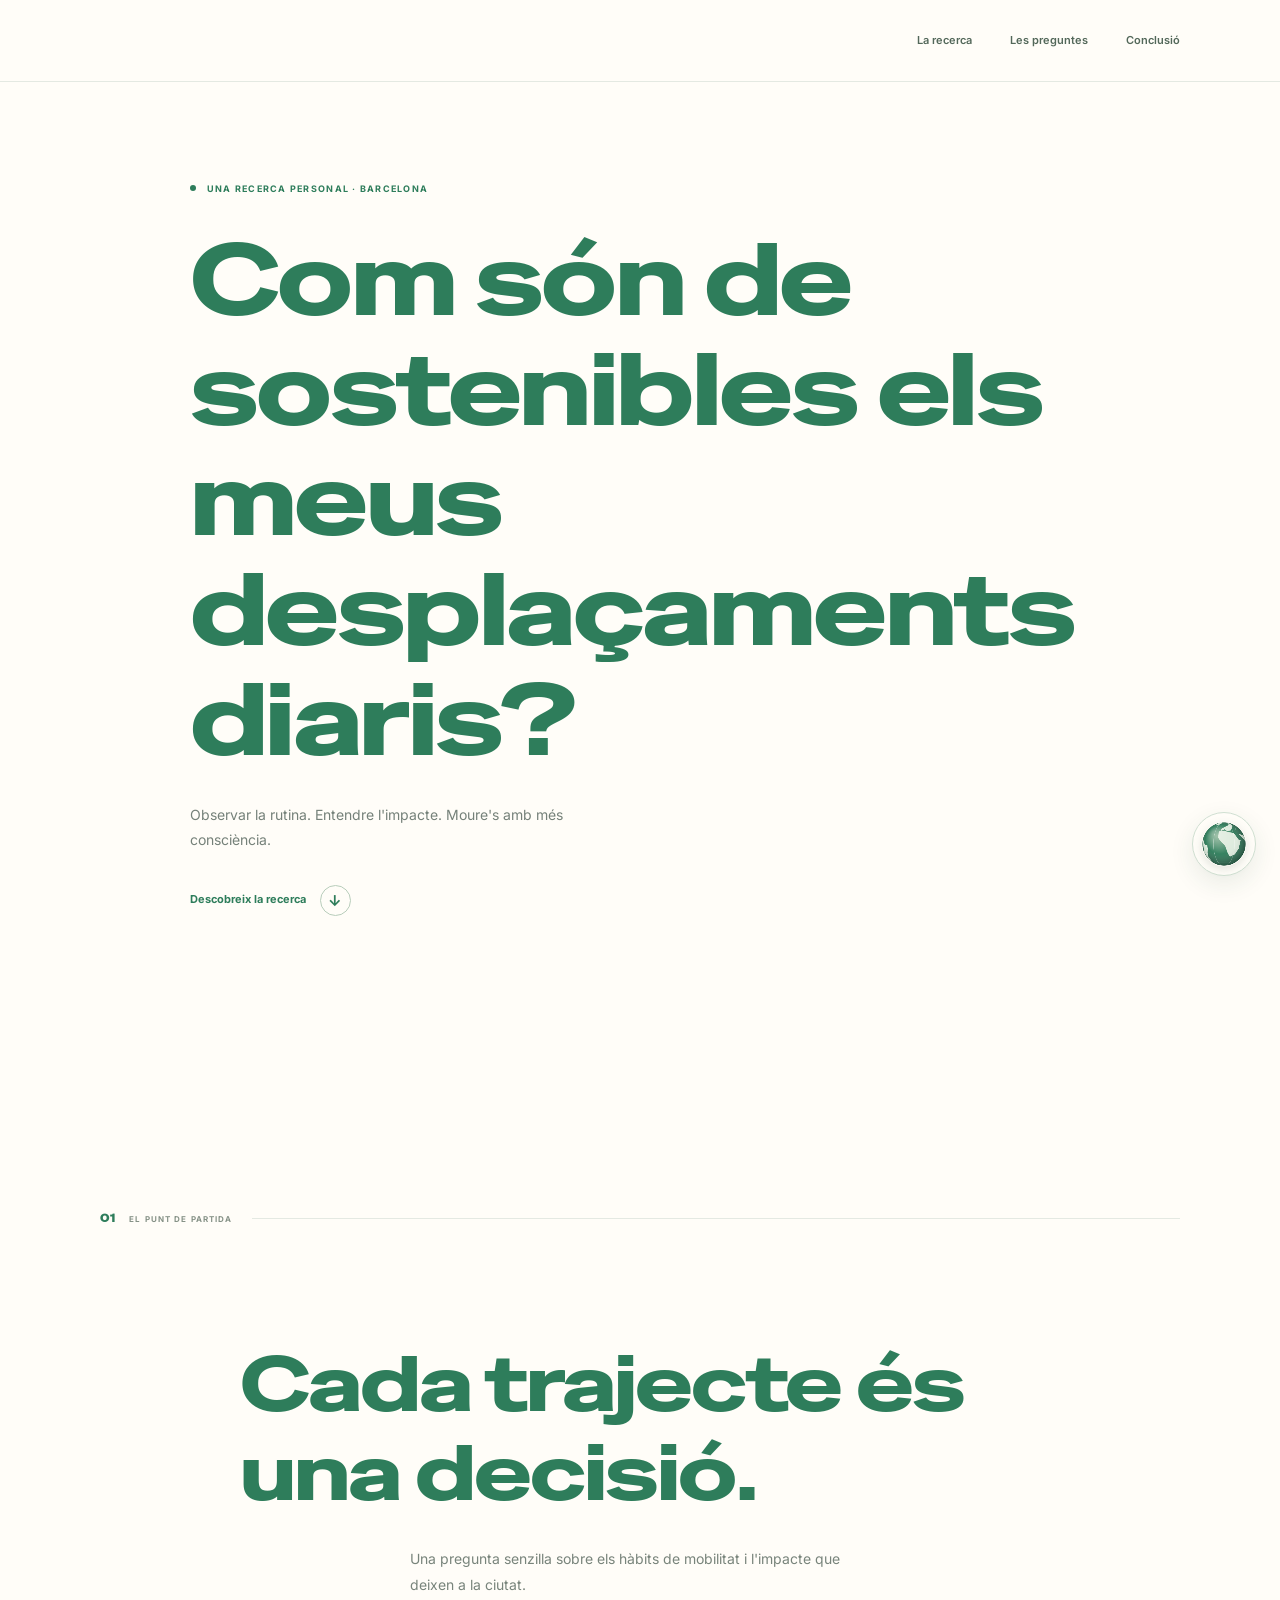
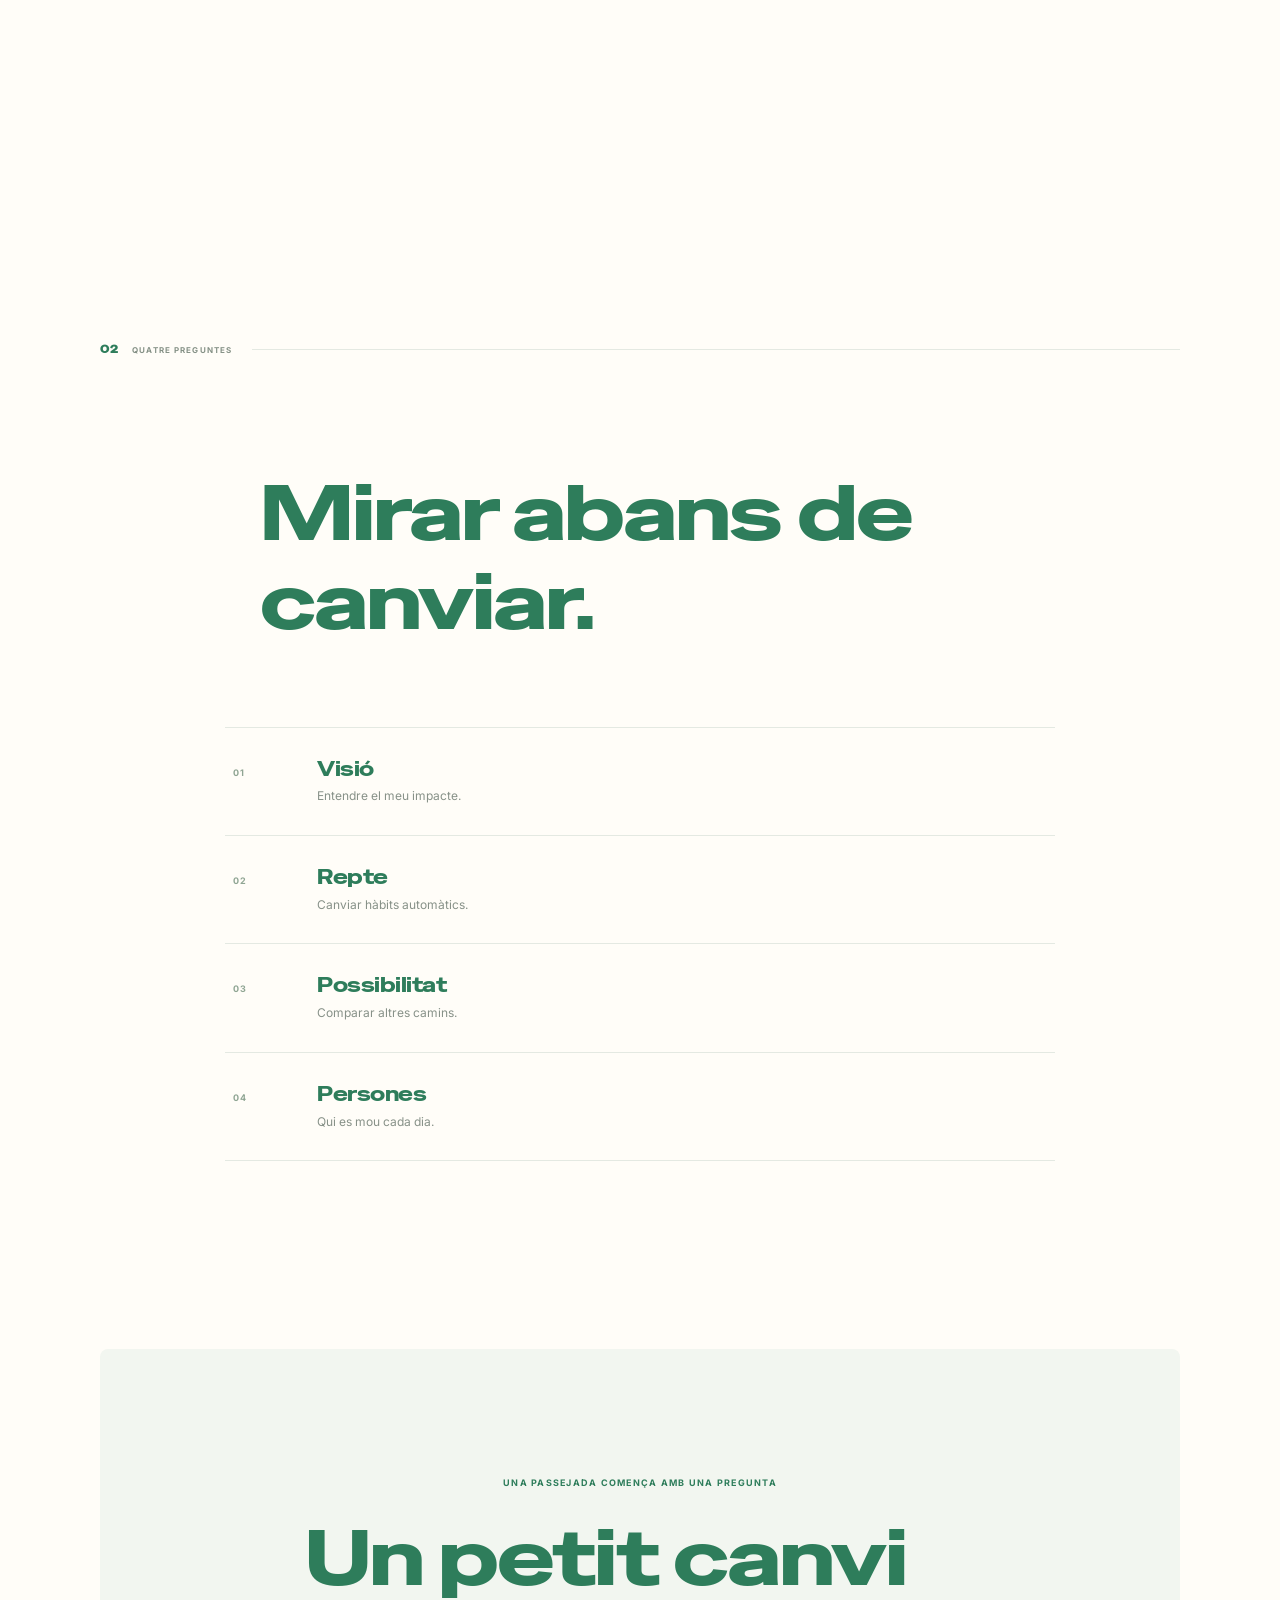
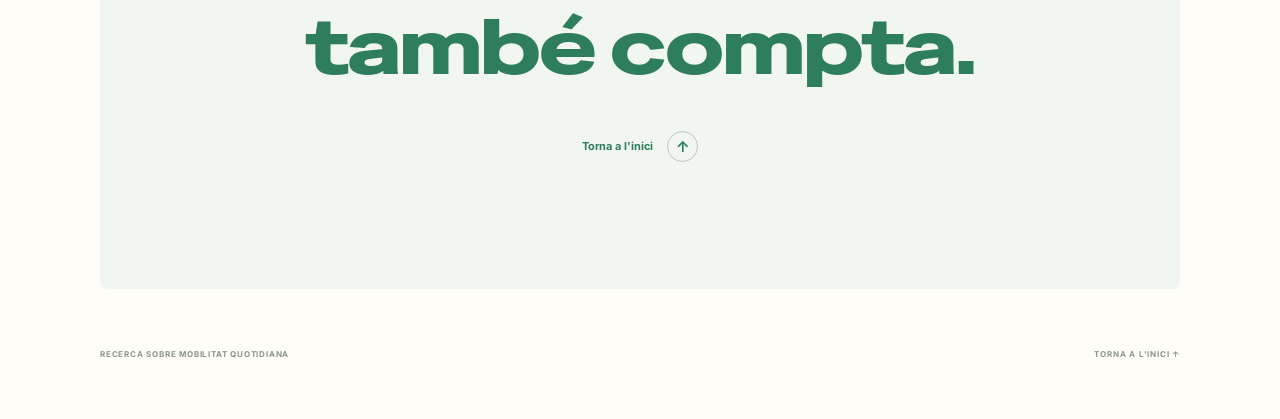
<file: index.html>
<!doctype html>
<html lang="ca">
<head>
  <meta charset="utf-8">
  <meta name="viewport" content="width=device-width, initial-scale=1">
  <meta name="theme-color" content="#FFFDF8">
  <meta name="description" content="Una investigació breu sobre els hàbits de mobilitat diaris a Barcelona.">
  <title>Mobilitat quotidiana — Barcelona</title>
  <link rel="stylesheet" href="style.css">
  <script src="script.js" defer></script>
</head>
<body>
  <div class="scroll-progress" aria-hidden="true"><span id="scroll-progress"></span></div>
  <a class="globe-orb" href="mapa.html" aria-label="Obrir el mapa interactiu de rutes">
    <canvas class="globe-spin" id="globe-spin" width="160" height="160"></canvas>
  </a>
  <a class="skip-link" href="#contingut">Salta al contingut</a>
  <header class="site-header">
    <nav class="main-nav" aria-label="Navegació principal">
      <a href="#recerca">La recerca</a>
      <a href="#preguntes">Les preguntes</a>
      <a href="#conclusio">Conclusió</a>
    </nav>
    <button class="menu-toggle" type="button" aria-label="Obre el menú" aria-expanded="false" aria-controls="mobile-nav"><span></span><span></span></button>
  </header>

  <main id="contingut">
    <section class="hero section-shell" id="inici" aria-labelledby="hero-title">
      <p class="eyebrow"><span class="live-dot"></span> UNA RECERCA PERSONAL · BARCELONA</p>
      <h1 id="hero-title">Com són de sostenibles els meus <em>desplaçaments diaris?</em></h1>
      <p class="hero-intro">Observar la rutina. Entendre l'impacte. Moure's amb més consciència.</p>
      <a class="text-link" href="#recerca"><span>Descobreix la recerca</span><span aria-hidden="true">↓</span></a>
    </section>

    <section class="intro section-shell" id="recerca" aria-labelledby="intro-title">
      <div class="section-label"><span>01</span><span>EL PUNT DE PARTIDA</span></div>
      <div class="intro-copy">
        <h2 id="intro-title">Cada trajecte és una decisió.</h2>
        <p>Una pregunta senzilla sobre els hàbits de mobilitat i l'impacte que deixen a la ciutat.</p>
      </div>
    </section>

    <section class="principles section-shell" id="preguntes" aria-labelledby="principles-title">
      <div class="section-label"><span>02</span><span>QUATRE PREGUNTES</span></div>
      <div class="principles-intro"><h2 id="principles-title">Mirar abans de canviar.</h2></div>
      <div class="question-list">
        <article><span class="question-number">01</span><div><h3>Visió</h3><p>Entendre el meu impacte.</p></div></article>
        <article><span class="question-number">02</span><div><h3>Repte</h3><p>Canviar hàbits automàtics.</p></div></article>
        <article><span class="question-number">03</span><div><h3>Possibilitat</h3><p>Comparar altres camins.</p></div></article>
        <article><span class="question-number">04</span><div><h3>Persones</h3><p>Qui es mou cada dia.</p></div></article>
      </div>
    </section>

    <section class="closing section-shell" id="conclusio" aria-labelledby="closing-title">
      <p class="eyebrow">UNA PASSEJADA COMENÇA AMB UNA PREGUNTA</p>
      <h2 id="closing-title">Un petit canvi<br><em>també compta.</em></h2>
      <a class="text-link" href="#inici"><span>Torna a l'inici</span><span aria-hidden="true">↑</span></a>
    </section>
  </main>

  <footer class="site-footer"><span>RECERCA SOBRE MOBILITAT QUOTIDIANA</span><a href="#inici">TORNA A L'INICI ↑</a></footer>
  <nav class="mobile-nav" id="mobile-nav" aria-label="Navegació mòbil" hidden><a href="#recerca">La recerca</a><a href="#preguntes">Les preguntes</a><a href="#conclusio">Conclusió</a></nav>
</body>
</html>
</file>
<file: style.css>
@import url('https://fonts.googleapis.com/css2?family=Inter:wght@400;500;600;700&family=Special+Gothic+Expanded+One&display=swap');

:root{--paper:#FFFDF8;--green:#2E7D5B;--ink:#405147;--muted:#879188;--rule:#e4e9e2;--sage:#F2F6F0;--display:'Special Gothic Expanded One','Manrope',Arial,sans-serif;--body:'Inter',Arial,sans-serif;--page:1080px}
*{box-sizing:border-box}
html{scroll-behavior:smooth;scroll-padding-top:100px}
body{margin:0;background:var(--paper);color:var(--ink);font-family:var(--body);font-size:15px;line-height:1.8;-webkit-font-smoothing:antialiased}
a{color:inherit;text-decoration:none}button{font:inherit}::selection{background:#c9dfcf;color:var(--green)}
.skip-link{position:absolute;left:1rem;top:-4rem;z-index:200;padding:.7rem 1rem;background:var(--green);color:white}.skip-link:focus{top:1rem}
.section-shell,.site-footer{width:min(var(--page),calc(100% - 80px));margin-inline:auto}
.site-header{position:sticky;top:0;z-index:100;width:100%;height:82px;display:flex;align-items:center;justify-content:space-between;padding-inline:max(40px,calc((100vw - var(--page))/2));background:rgba(255,253,248,.96);backdrop-filter:blur(12px);border-bottom:1px solid var(--rule)}
.wordmark{display:inline-flex;align-items:center;gap:11px;color:var(--green);font-family:var(--body);font-size:8px;font-weight:700;line-height:1.2;letter-spacing:.1em}.wordmark-mark{width:30px;height:30px;display:grid;place-items:center;position:relative;border:1px solid #a9c4ad;border-radius:50%}.wordmark-mark:before,.wordmark-mark:after,.wordmark-mark span{content:"";position:absolute;display:block;background:var(--green)}.wordmark-mark:before{width:1px;height:17px}.wordmark-mark:after{width:17px;height:1px}.wordmark-mark span{width:5px;height:5px;border:1px solid var(--green);border-radius:50%;background:var(--paper)}
.main-nav{display:flex;align-items:center;gap:38px;margin-left:auto}.main-nav a{padding:10px 0;color:#53685a;font-size:11px;font-weight:600;transition:color .2s}.main-nav a:hover{color:var(--green)}.menu-toggle,.mobile-nav{display:none}
.hero{min-height:calc(100svh - 82px);display:flex;flex-direction:column;align-items:flex-start;justify-content:center;padding:100px 0 124px clamp(0px,7vw,100px);text-align:left}.eyebrow{margin:0 0 28px;color:var(--green);font-size:9px;font-weight:700;letter-spacing:.14em;line-height:1.5}.live-dot{display:inline-block;width:6px;height:6px;margin:0 8px 1px 0;border-radius:50%;background:var(--green)}
h1,h2,h3{margin:0;color:var(--green);font-family:var(--display);font-weight:400;line-height:1.14;letter-spacing:-.025em}.hero h1{max-width:940px;font-size:clamp(48px,8vw,100px);line-height:1.1}.hero h1 em,h2 em{font-style:normal;color:var(--green)}.hero-intro{max-width:420px;margin:28px 0 33px;color:#758179;font-size:14px}.text-link{display:inline-flex;align-items:center;gap:14px;color:var(--green);font-size:11px;font-weight:700}.text-link span:last-child{width:31px;height:31px;display:grid;place-items:center;border:1px solid #b8cdbb;border-radius:50%;font-size:15px;transition:background .2s,color .2s,transform .2s}.text-link:hover span:last-child{transform:translateY(2px);background:var(--green);color:white}
.section-label{display:flex;align-items:center;gap:13px;color:#859186;font-size:8px;font-weight:700;letter-spacing:.14em}.section-label span:first-child{color:var(--green);font-family:var(--display);font-size:10px}.section-label:after{content:"";height:1px;flex:1;margin-left:7px;background:var(--rule)}
.intro{padding-top:170px;padding-bottom:190px}.intro-copy{max-width:800px;margin:112px auto 0;text-align:center}.intro h2,.principles h2,.closing h2{font-size:clamp(44px,6.5vw,78px)}.intro-copy>p{max-width:460px;margin:28px auto 0;color:#78847b;font-size:14px;line-height:1.9}
.principles{padding-top:152px;padding-bottom:188px}.principles-intro{max-width:760px;margin:110px auto 80px;text-align:center}.question-list{width:min(830px,92%);margin-inline:auto;border-top:1px solid var(--rule)}.question-list article{display:grid;grid-template-columns:64px 1fr;gap:20px;align-items:start;padding:30px 8px 28px;border-bottom:1px solid var(--rule)}.question-number{padding-top:7px;color:#8fa593;font-size:9px;font-weight:700;letter-spacing:.06em}.question-list h3{margin:0 0 5px;font-size:20px}.question-list p{margin:0;color:#879188;font-size:12px}
.closing{min-height:540px;display:flex;flex-direction:column;align-items:center;justify-content:center;padding:100px 9%;text-align:center;background:var(--sage);border-radius:8px}.closing>.eyebrow{margin-bottom:24px}.closing h2{max-width:780px}.closing .text-link{margin-top:40px}
.site-footer{min-height:130px;display:flex;align-items:center;justify-content:space-between;gap:20px}.site-footer>span,.site-footer>a:last-child{color:#8a958c;font-size:8px;font-weight:700;letter-spacing:.1em}
.globe-orb{position:fixed;z-index:98;top:96px;right:max(22px,calc((100vw - var(--page))/2));width:58px;height:58px;display:grid;place-items:center;border:1px solid #c8d9cb;border-radius:50%;background:var(--paper);box-shadow:0 5px 18px #244b3210}.globe-spin{display:block;width:44px;height:44px;transform-origin:center center;transition:transform .1s linear;will-change:transform}
.scroll-progress{position:fixed;z-index:150;top:0;left:0;width:100%;height:2px;pointer-events:none}.scroll-progress span{display:block;width:0;height:100%;background:var(--green);will-change:width}.has-scroll-reveal .scroll-reveal{opacity:0;transform:translateY(22px);transition:opacity .8s ease,transform .8s cubic-bezier(.2,.65,.25,1)}.has-scroll-reveal .scroll-reveal.is-visible{opacity:1;transform:translateY(0)}
@media(max-width:800px){.section-shell,.site-footer{width:min(var(--page),calc(100% - 52px))}.site-header{height:74px;padding-inline:26px}.main-nav{gap:23px}.hero{min-height:calc(88svh - 74px);padding-top:85px;padding-bottom:100px;padding-left:5vw}.hero h1{font-size:clamp(46px,8.8vw,74px)}.intro{padding-top:130px;padding-bottom:150px}.intro-copy{margin-top:85px}.principles{padding-top:125px;padding-bottom:150px}.principles-intro{margin:85px auto 60px}.closing{min-height:440px}.globe-orb{top:86px;right:20px;width:52px;height:52px}.globe-spin{width:40px;height:40px}}
@media(max-width:560px){html{scroll-padding-top:72px}.section-shell,.site-footer{width:calc(100% - 40px)}.site-header{height:66px;padding-inline:20px}.main-nav{display:none}.menu-toggle{width:36px;height:36px;display:flex;flex-direction:column;justify-content:center;align-items:center;gap:5px;border:1px solid #b8cdbb;border-radius:50%;background:transparent}.menu-toggle span{width:14px;height:1px;background:var(--green)}.mobile-nav:not([hidden]){position:fixed;top:66px;left:14px;right:14px;display:grid;padding:12px 19px;border:1px solid var(--rule);background:var(--paper);color:var(--green);box-shadow:0 12px 30px #1e3f2c12}.mobile-nav a{padding:11px 0;border-bottom:1px solid var(--rule);font-size:12px}.mobile-nav a:last-child{border:0}.globe-orb{top:76px;right:16px;width:46px;height:46px}.globe-spin{width:36px;height:36px}.hero{min-height:calc(84svh - 66px);padding:75px 0 90px}.eyebrow{font-size:8px}.hero h1{font-size:clamp(42px,11vw,62px);line-height:1.16}.hero-intro{max-width:300px;margin:22px 0 26px;font-size:12px}.intro{padding-top:92px;padding-bottom:108px}.intro-copy{margin-top:63px}.intro h2,.principles h2,.closing h2{font-size:clamp(38px,9.7vw,54px)}.intro-copy>p{margin-top:19px;font-size:12px}.principles{padding-top:92px;padding-bottom:115px}.principles-intro{margin:63px auto 42px}.question-list{width:100%}.question-list article{grid-template-columns:36px 1fr;gap:10px;padding:21px 2px}.question-number{padding-top:5px;font-size:8px}.question-list h3{font-size:16px}.question-list p{font-size:11px}.closing{width:calc(100% - 20px);min-height:380px;padding:75px 24px;border-radius:6px}.closing>.eyebrow{max-width:240px;font-size:7px}.closing .text-link{margin-top:30px}.site-footer{min-height:105px;flex-wrap:wrap;gap:10px;padding:17px 0}.site-footer>span{max-width:140px;font-size:7px}.site-footer>a:last-child{font-size:7px}}
@media(prefers-reduced-motion:reduce){html{scroll-behavior:auto}.has-scroll-reveal .scroll-reveal,.has-scroll-reveal .scroll-reveal.is-visible{opacity:1;transform:none;transition:none}.scroll-progress span{will-change:auto}}
@media(max-width:560px){.mobile-nav:not([hidden]){z-index:110}}
h1,h2,h3{text-align:right}p{text-align:left}
.hero h1,.intro h2,.principles h2,.question-list h3,.closing h2{text-align:left}
.globe-orb{top:auto;right:24px;bottom:24px;width:64px;height:64px;border-color:#d0dfd1;box-shadow:0 8px 24px #244b3218;perspective:240px}.globe-spin{display:block;width:50px;height:50px;border-radius:50%;filter:drop-shadow(0 3px 4px #153b291f)}
.globe-orb{transition:transform .22s cubic-bezier(.2,.7,.2,1),box-shadow .22s ease}.globe-orb:hover,.globe-orb:focus-visible{z-index:120;transform:scale(1.2);box-shadow:0 10px 30px #244b3230;outline:none}.globe-orb:focus-visible{outline:2px solid var(--green);outline-offset:3px}
@media(max-width:800px){.globe-orb{top:auto;right:20px;bottom:20px}}
@media(max-width:560px){.globe-orb{top:auto;right:16px;bottom:16px;width:54px;height:54px}.globe-spin{width:42px;height:42px}}
@media(prefers-reduced-motion:reduce){.globe-spin{animation:none}}
</file>
